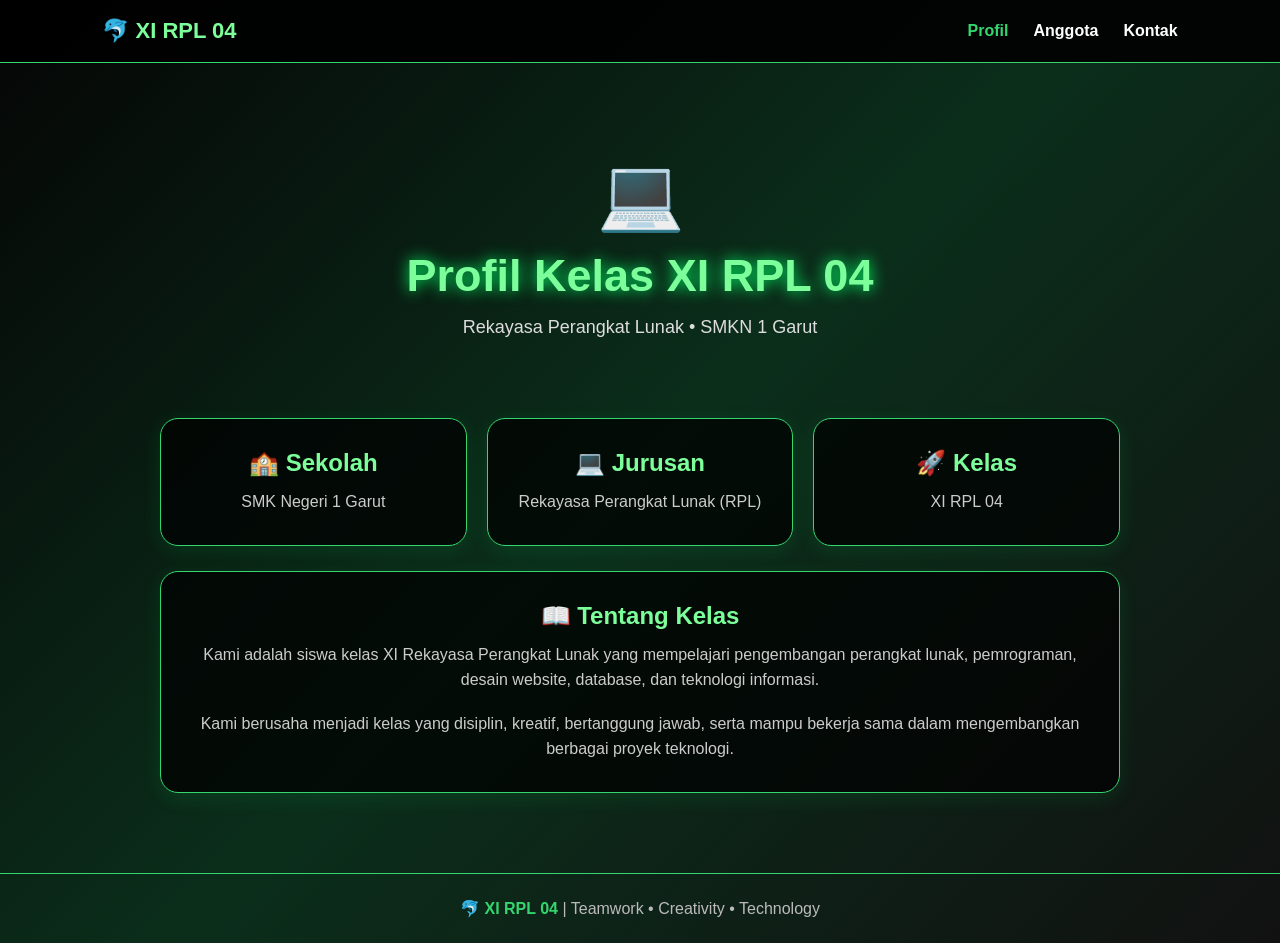
<file: index.html>
<!doctype html>
<html lang="id">
<head>
  <meta charset="UTF-8">
  <meta name="viewport" content="width=device-width, initial-scale=1.0">
  <title>Profil - XI RPL 04</title>

  <style>
    * {
      margin: 0;
      padding: 0;
      box-sizing: border-box;
      font-family: Arial, sans-serif;
    }

    body {
      background: linear-gradient(135deg, #050505, #0b2e1b, #111);
      min-height: 100vh;
      color: white;
    }

    nav {
      background: rgba(0, 0, 0, 0.9);
      padding: 18px 8%;
      display: flex;
      justify-content: space-between;
      align-items: center;
      position: sticky;
      top: 0;
      z-index: 10;
      border-bottom: 1px solid #35d66f;
    }

    .logo {
      color: #7cff9b;
      font-size: 22px;
      font-weight: bold;
    }

    nav ul {
      display: flex;
      list-style: none;
      gap: 25px;
    }

    nav a {
      color: white;
      text-decoration: none;
      font-weight: bold;
      transition: 0.3s;
    }

    nav a:hover,
    nav a.active {
      color: #35d66f;
    }

    .hero {
      text-align: center;
      padding: 90px 20px 60px;
    }

    .icon {
      font-size: 70px;
      margin-bottom: 15px;
    }

    h1 {
      font-size: 45px;
      color: #7cff9b;
      text-shadow: 0 0 15px #00ff66;
      margin-bottom: 15px;
    }

    .hero p {
      color: #ddd;
      font-size: 18px;
    }

    .content {
      max-width: 1000px;
      margin: auto;
      padding: 20px;
    }

    .cards {
      display: grid;
      grid-template-columns: repeat(3, 1fr);
      gap: 20px;
    }

    .card {
      background: rgba(0, 0, 0, 0.75);
      border: 1px solid #35d66f;
      border-radius: 18px;
      padding: 30px;
      text-align: center;
      transition: 0.3s;
      box-shadow: 0 5px 20px rgba(0, 255, 100, 0.1);
    }

    .card:hover {
      transform: translateY(-8px);
      box-shadow: 0 10px 30px rgba(0, 255, 100, 0.25);
    }

    .card h2 {
      color: #7cff9b;
      margin-bottom: 12px;
    }

    .card p {
      color: #ccc;
      line-height: 1.6;
    }

    footer {
      margin-top: 60px;
      padding: 25px;
      text-align: center;
      border-top: 1px solid #35d66f;
      color: #bbb;
    }

    footer span {
      color: #35d66f;
      font-weight: bold;
    }

    @media (max-width: 700px) {
      nav {
        flex-direction: column;
        gap: 15px;
      }

      nav ul {
        gap: 15px;
        flex-wrap: wrap;
        justify-content: center;
      }

      h1 {
        font-size: 32px;
      }

      .cards {
        grid-template-columns: 1fr;
      }
    }
  </style>
</head>

<body>

  <nav>
    <div class="logo">🐬 XI RPL 04</div>

    <ul>
      <li><a href="index.html" class="active">Profil</a></li>
      <li><a href="anggota.html">Anggota</a></li>
      <li><a href="kontak.html">Kontak</a></li>
    </ul>
  </nav>

  <section class="hero">
    <div class="icon">💻</div>
    <h1>Profil Kelas XI RPL 04</h1>
    <p>Rekayasa Perangkat Lunak • SMKN 1 Garut</p>
  </section>

  <section class="content">

    <div class="cards">

      <div class="card">
        <h2>🏫 Sekolah</h2>
        <p>
          SMK Negeri 1 Garut
        </p>
      </div>

      <div class="card">
        <h2>💻 Jurusan</h2>
        <p>
          Rekayasa Perangkat Lunak (RPL)
        </p>
      </div>

      <div class="card">
        <h2>🚀 Kelas</h2>
        <p>
          XI RPL 04
        </p>
      </div>

    </div>

    <div class="card" style="margin-top: 25px;">
      <h2>📖 Tentang Kelas</h2>

      <p>
        Kami adalah siswa kelas XI Rekayasa Perangkat Lunak yang
        mempelajari pengembangan perangkat lunak, pemrograman,
        desain website, database, dan teknologi informasi.
      </p>

      <br>

      <p>
        Kami berusaha menjadi kelas yang disiplin, kreatif,
        bertanggung jawab, serta mampu bekerja sama dalam
        mengembangkan berbagai proyek teknologi.
      </p>
    </div>

  </section>

  <footer>
    🐬 <span>XI RPL 04</span> | Teamwork • Creativity • Technology
  </footer>

</body>
</html>
</file>
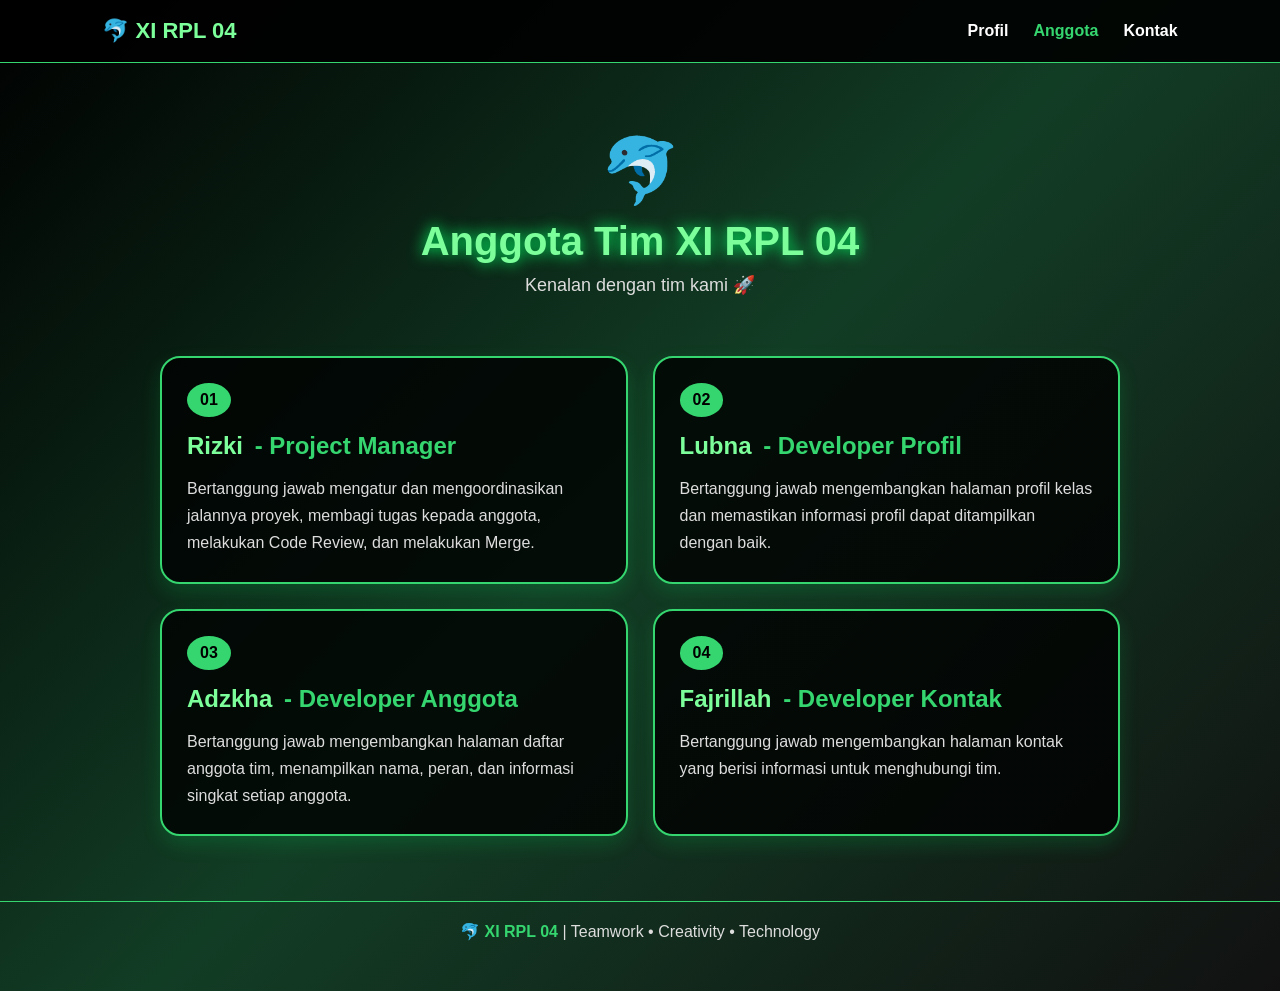
<file: anggota.html>
<!doctype html>
<html lang="id">
<head>
  <meta charset="UTF-8">
  <meta name="viewport" content="width=device-width, initial-scale=1.0">

  <title>Anggota - XI RPL 04</title>

  <style>
    * {
      margin: 0;
      padding: 0;
      box-sizing: border-box;
      font-family: Arial, sans-serif;
    }

    body {
      background: linear-gradient(135deg, #000000, #123d25, #111);
      min-height: 100vh;
      color: white;
      padding-bottom: 30px;
    }

    nav {
      background: rgba(0, 0, 0, 0.9);
      padding: 18px 8%;
      display: flex;
      justify-content: space-between;
      align-items: center;
      position: sticky;
      top: 0;
      z-index: 10;
      border-bottom: 1px solid #35d66f;
    }

    .logo {
      color: #7cff9b;
      font-size: 22px;
      font-weight: bold;
    }

    nav ul {
      display: flex;
      list-style: none;
      gap: 25px;
    }

    nav a {
      color: white;
      text-decoration: none;
      font-weight: bold;
      transition: 0.3s;
    }

    nav a:hover,
    nav a.active {
      color: #35d66f;
    }

    .header {
      text-align: center;
      padding: 70px 20px 40px;
    }

    .dolphin {
      font-size: 65px;
      animation: swim 2s infinite alternate;
      display: inline-block;
    }

    @keyframes swim {
      from {
        transform: translateX(-15px) rotate(-5deg);
      }

      to {
        transform: translateX(15px) rotate(5deg);
      }
    }

    h1 {
      font-size: 40px;
      margin-top: 10px;
      color: #7cff9b;
      text-shadow: 0 0 15px #00ff66;
    }

    .subtitle {
      margin-top: 10px;
      color: #ddd;
      font-size: 18px;
    }

    .anggota {
      max-width: 1000px;
      margin: auto;
      padding: 20px;
      display: grid;
      grid-template-columns: repeat(2, 1fr);
      gap: 25px;
    }

    .card {
      background: rgba(0, 0, 0, 0.8);
      border: 2px solid #35d66f;
      border-radius: 20px;
      padding: 25px;
      transition: 0.3s;
      box-shadow: 0 8px 20px rgba(0, 255, 100, 0.15);
    }

    .card:hover {
      transform: translateY(-10px);
      box-shadow: 0 15px 30px rgba(0, 255, 100, 0.35);
    }

    .nomor {
      display: inline-block;
      background: #35d66f;
      color: #000;
      font-weight: bold;
      padding: 8px 13px;
      border-radius: 50%;
      margin-bottom: 15px;
    }

    strong {
      font-size: 24px;
      color: #7cff9b;
    }

    .peran {
      color: #35d66f;
      font-weight: bold;
      margin-left: 5px;
    }

    .card p {
      margin-top: 15px;
      line-height: 1.7;
      color: #ddd;
    }

    footer {
      text-align: center;
      margin-top: 45px;
      padding: 20px;
      border-top: 1px solid #35d66f;
      color: #ddd;
    }

    footer span {
      color: #35d66f;
      font-weight: bold;
    }

    @media (max-width: 700px) {
      nav {
        flex-direction: column;
        gap: 15px;
      }

      nav ul {
        gap: 15px;
      }

      .anggota {
        grid-template-columns: 1fr;
      }

      h1 {
        font-size: 30px;
      }
    }
  </style>
</head>

<body>

  <nav>
    <div class="logo">🐬 XI RPL 04</div>

    <ul>
      <li><a href="index.html">Profil</a></li>
      <li><a href="anggota.html" class="active">Anggota</a></li>
      <li><a href="kontak.html">Kontak</a></li>
    </ul>
  </nav>

  <header class="header">
    <div class="dolphin">🐬</div>

    <h1>Anggota Tim XI RPL 04</h1>

    <p class="subtitle">
      Kenalan dengan tim kami 🚀
    </p>
  </header>

  <section class="anggota">

    <div class="card">
      <div class="nomor">01</div>

      <h2>
        <strong>Rizki</strong>
        <span class="peran">- Project Manager</span>
      </h2>

      <p>
        Bertanggung jawab mengatur dan mengoordinasikan jalannya proyek,
        membagi tugas kepada anggota, melakukan Code Review,
        dan melakukan Merge.
      </p>
    </div>

    <div class="card">
      <div class="nomor">02</div>

      <h2>
        <strong>Lubna</strong>
        <span class="peran">- Developer Profil</span>
      </h2>

      <p>
        Bertanggung jawab mengembangkan halaman profil kelas
        dan memastikan informasi profil dapat ditampilkan
        dengan baik.
      </p>
    </div>

    <div class="card">
      <div class="nomor">03</div>

      <h2>
        <strong>Adzkha</strong>
        <span class="peran">- Developer Anggota</span>
      </h2>

      <p>
        Bertanggung jawab mengembangkan halaman daftar anggota tim,
        menampilkan nama, peran, dan informasi singkat setiap anggota.
      </p>
    </div>

    <div class="card">
      <div class="nomor">04</div>

      <h2>
        <strong>Fajrillah</strong>
        <span class="peran">- Developer Kontak</span>
      </h2>

      <p>
        Bertanggung jawab mengembangkan halaman kontak yang berisi
        informasi untuk menghubungi tim.
      </p>
    </div>

  </section>

  <footer>
    🐬 <span>XI RPL 04</span> | Teamwork • Creativity • Technology
  </footer>

</body>
</html>
</file>
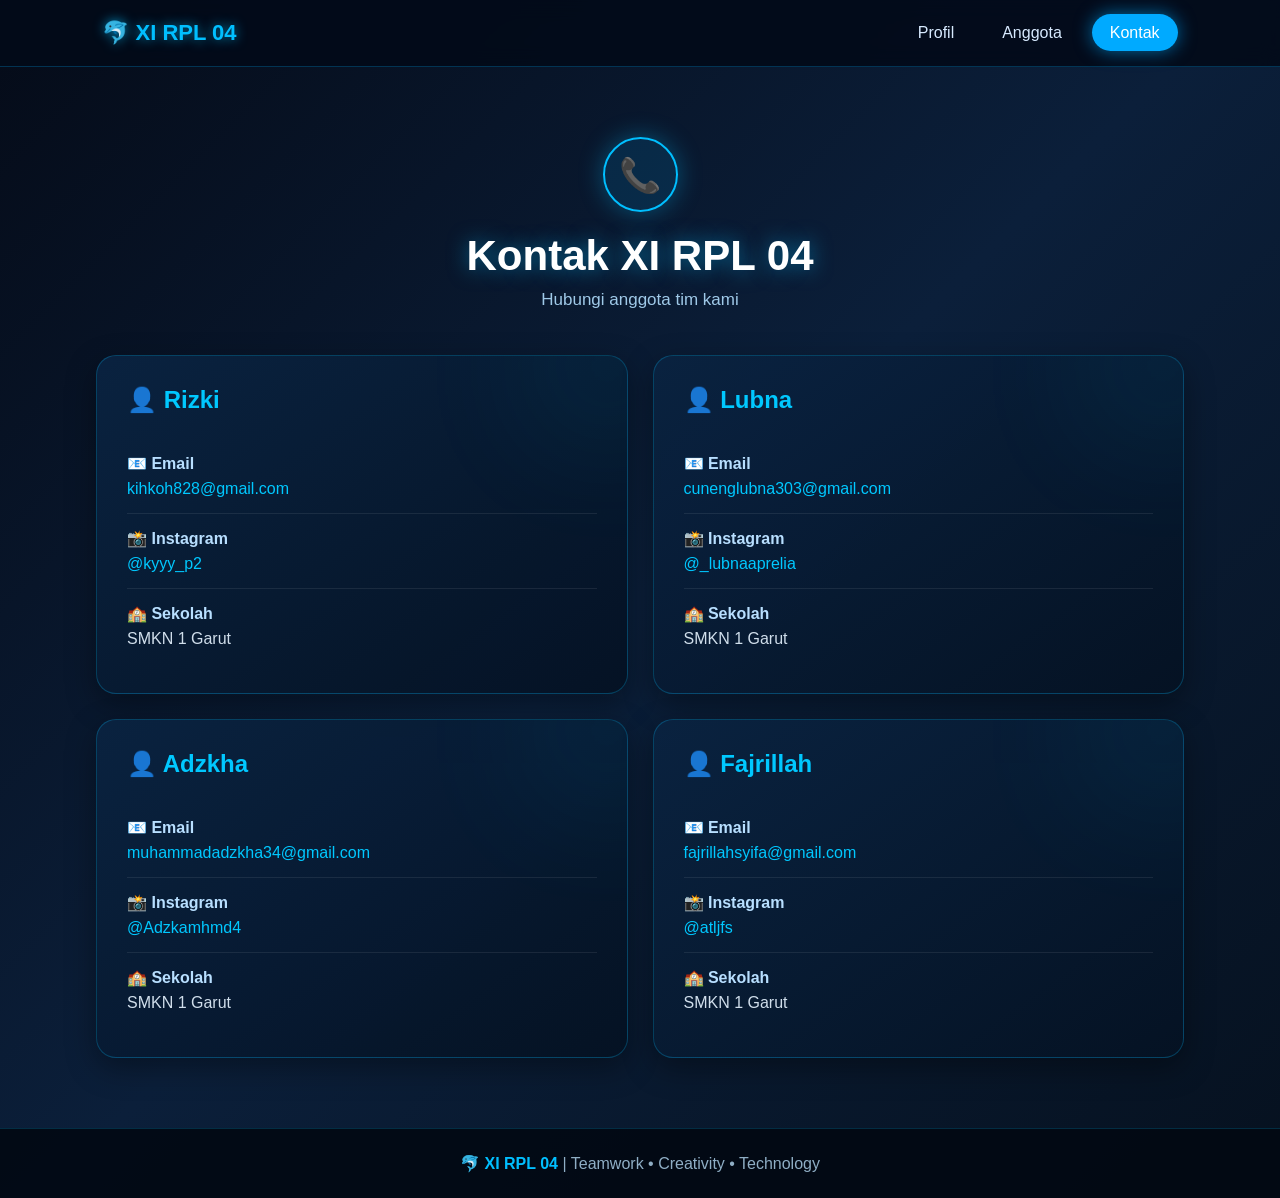
<file: kontak.html>
<!doctype html>
<html lang="id">
  <head>
    <meta charset="UTF-8" />
    <meta name="viewport" content="width=device-width, initial-scale=1.0" />

    <title>Kontak XI RPL 04</title>

    <style>
      * {
        margin: 0;
        padding: 0;
        box-sizing: border-box;
        font-family: Arial, sans-serif;
      }

      body {
        min-height: 100vh;
        background: linear-gradient(135deg, #050b18, #0b1f3a, #06111f);
        color: white;
      }

      /* NAVBAR */
      nav {
        width: 100%;
        padding: 20px 8%;
        display: flex;
        justify-content: space-between;
        align-items: center;
        background: rgba(3, 10, 25, 0.9);
        border-bottom: 1px solid rgba(0, 174, 255, 0.25);
        position: sticky;
        top: 0;
        z-index: 100;
        backdrop-filter: blur(10px);
      }

      .logo {
        font-size: 22px;
        font-weight: bold;
        color: #00bfff;
        text-shadow: 0 0 12px rgba(0, 191, 255, 0.7);
      }

      nav ul {
        display: flex;
        gap: 12px;
        list-style: none;
      }

      nav ul li a {
        color: #d8eaff;
        text-decoration: none;
        padding: 10px 18px;
        border-radius: 25px;
        transition: 0.3s;
      }

      nav ul li a:hover,
      nav ul li a.active {
        background: #00aaff;
        color: white;
        box-shadow: 0 0 18px rgba(0, 170, 255, 0.6);
      }

      /* HEADER */
      .header {
        text-align: center;
        padding: 70px 20px 45px;
      }

      .header-icon {
        width: 75px;
        height: 75px;
        margin: auto;
        display: flex;
        align-items: center;
        justify-content: center;
        font-size: 34px;
        border-radius: 50%;
        background: rgba(0, 174, 255, 0.12);
        border: 2px solid #00bfff;
        box-shadow: 0 0 25px rgba(0, 191, 255, 0.35);
      }

      .header h1 {
        margin-top: 20px;
        font-size: 42px;
        color: white;
        text-shadow: 0 0 20px rgba(0, 191, 255, 0.5);
      }

      .header p {
        margin-top: 10px;
        color: #9fc9e8;
        font-size: 17px;
      }

      /* CONTENT */
      .container {
        width: 85%;
        max-width: 1100px;
        margin: auto;
        padding-bottom: 70px;
      }

      .contact-grid {
        display: grid;
        grid-template-columns: repeat(2, 1fr);
        gap: 25px;
      }

      .contact-card {
        padding: 30px;
        border-radius: 20px;
        background: linear-gradient(145deg, rgba(10, 35, 65, 0.95), rgba(5, 18, 35, 0.95));
        border: 1px solid rgba(0, 191, 255, 0.25);
        box-shadow: 0 10px 30px rgba(0, 0, 0, 0.35);
        transition: 0.35s;
        position: relative;
        overflow: hidden;
      }

      .contact-card::before {
        content: "";
        position: absolute;
        width: 120px;
        height: 120px;
        background: #00bfff;
        filter: blur(70px);
        opacity: 0.12;
        top: -50px;
        right: -40px;
      }

      .contact-card:hover {
        transform: translateY(-8px);
        border-color: #00bfff;
        box-shadow: 0 15px 35px rgba(0, 174, 255, 0.2);
      }

      .contact-card h2 {
        color: #00c8ff;
        margin-bottom: 25px;
        font-size: 24px;
      }

      .contact-item {
        padding: 15px 0;
        border-bottom: 1px solid rgba(255, 255, 255, 0.08);
      }

      .contact-item:last-child {
        border-bottom: none;
      }

      .contact-item strong {
        display: block;
        margin-bottom: 7px;
        color: #b8dfff;
      }

      .contact-item a {
        color: #00c8ff;
        text-decoration: none;
        word-break: break-word;
        transition: 0.3s;
      }

      .contact-item a:hover {
        color: white;
        text-shadow: 0 0 10px #00bfff;
      }

      .contact-item p {
        color: #d0deeb;
      }

      /* FOOTER */
      footer {
        text-align: center;
        padding: 25px;
        color: #8faec5;
        background: rgba(2, 8, 18, 0.9);
        border-top: 1px solid rgba(0, 191, 255, 0.2);
      }

      footer span {
        color: #00bfff;
        font-weight: bold;
      }

      /* RESPONSIVE */
      @media (max-width: 700px) {
        nav {
          padding: 15px 5%;
          flex-direction: column;
          gap: 15px;
        }

        nav ul {
          gap: 5px;
        }

        nav ul li a {
          padding: 8px 12px;
          font-size: 14px;
        }

        .header {
          padding-top: 45px;
        }

        .header h1 {
          font-size: 30px;
        }

        .container {
          width: 92%;
        }

        .contact-grid {
          grid-template-columns: 1fr;
        }

        .contact-card {
          padding: 25px;
        }
      }
    </style>
  </head>

  <body>
    <nav>
      <div class="logo">🐬 XI RPL 04</div>

      <ul>
        <li><a href="index.html">Profil</a></li>
        <li><a href="anggota.html">Anggota</a></li>
        <li><a href="kontak.html" class="active">Kontak</a></li>
      </ul>
    </nav>

    <header class="header">
      <div class="header-icon">📞</div>

      <h1>Kontak XI RPL 04</h1>

      <p>Hubungi anggota tim kami</p>
    </header>

    <div class="container">
      <div class="contact-grid">
        <div class="contact-card">
          <h2>👤 Rizki</h2>

          <div class="contact-item">
            <strong>📧 Email</strong>
            <a href="mailto:kihkoh828@gmail.com"> kihkoh828@gmail.com </a>
          </div>

          <div class="contact-item">
            <strong>📸 Instagram</strong>
            <a href="#">@kyyy_p2</a>
          </div>

          <div class="contact-item">
            <strong>🏫 Sekolah</strong>
            <p>SMKN 1 Garut</p>
          </div>
        </div>

        <div class="contact-card">
          <h2>👤 Lubna</h2>

          <div class="contact-item">
            <strong>📧 Email</strong>
            <a href="mailto:cunenglubna303@gmail.com"> cunenglubna303@gmail.com </a>
          </div>

          <div class="contact-item">
            <strong>📸 Instagram</strong>
            <a href="#">@_lubnaaprelia</a>
          </div>

          <div class="contact-item">
            <strong>🏫 Sekolah</strong>
            <p>SMKN 1 Garut</p>
          </div>
        </div>

        <div class="contact-card">
          <h2>👤 Adzkha</h2>

          <div class="contact-item">
            <strong>📧 Email</strong>
            <a href="mailto:muhammadadzkha34@gmail.com"> muhammadadzkha34@gmail.com </a>
          </div>

          <div class="contact-item">
            <strong>📸 Instagram</strong>
            <a href="#">@Adzkamhmd4</a>
          </div>

          <div class="contact-item">
            <strong>🏫 Sekolah</strong>
            <p>SMKN 1 Garut</p>
          </div>
        </div>

        <div class="contact-card">
          <h2>👤 Fajrillah</h2>

          <div class="contact-item">
            <strong>📧 Email</strong>
            <a href="mailto:fajrillahsyifa@gmail.com"> fajrillahsyifa@gmail.com </a>
          </div>

          <div class="contact-item">
            <strong>📸 Instagram</strong>
            <a href="#">@atljfs</a>
          </div>

          <div class="contact-item">
            <strong>🏫 Sekolah</strong>
            <p>SMKN 1 Garut</p>
          </div>
        </div>
      </div>
    </div>

    <footer>🐬 <span>XI RPL 04</span> | Teamwork • Creativity • Technology</footer>
  </body>
</html>
</file>
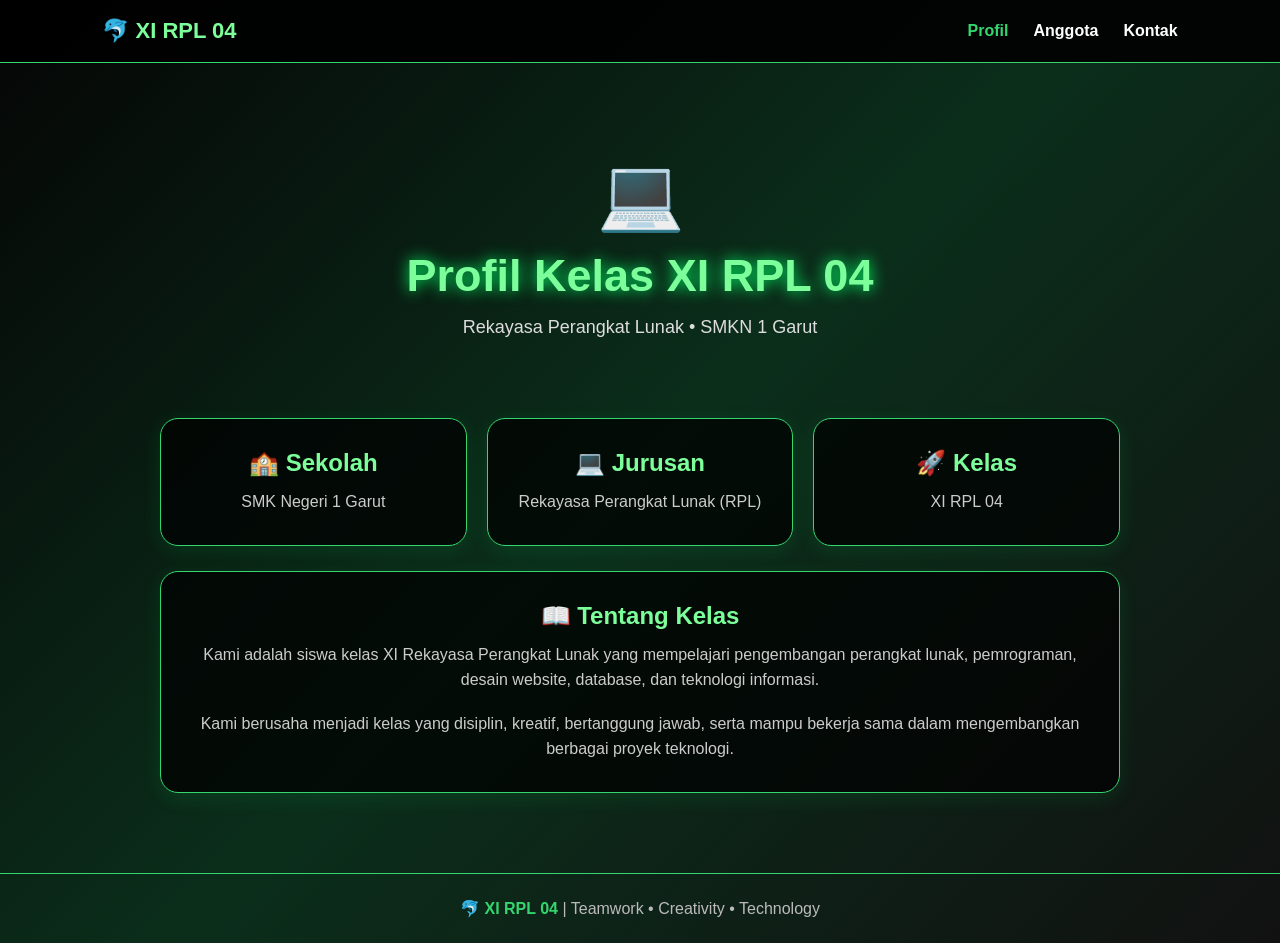
<file: profil.html>
<!doctype html>
<html lang="id">
<head>
  <meta charset="UTF-8">
  <meta name="viewport" content="width=device-width, initial-scale=1.0">
  <title>Profil - XI RPL 04</title>

  <style>
    * {
      margin: 0;
      padding: 0;
      box-sizing: border-box;
      font-family: Arial, sans-serif;
    }

    body {
      background: linear-gradient(135deg, #050505, #0b2e1b, #111);
      min-height: 100vh;
      color: white;
    }

    nav {
      background: rgba(0, 0, 0, 0.9);
      padding: 18px 8%;
      display: flex;
      justify-content: space-between;
      align-items: center;
      position: sticky;
      top: 0;
      z-index: 10;
      border-bottom: 1px solid #35d66f;
    }

    .logo {
      color: #7cff9b;
      font-size: 22px;
      font-weight: bold;
    }

    nav ul {
      display: flex;
      list-style: none;
      gap: 25px;
    }

    nav a {
      color: white;
      text-decoration: none;
      font-weight: bold;
      transition: 0.3s;
    }

    nav a:hover,
    nav a.active {
      color: #35d66f;
    }

    .hero {
      text-align: center;
      padding: 90px 20px 60px;
    }

    .icon {
      font-size: 70px;
      margin-bottom: 15px;
    }

    h1 {
      font-size: 45px;
      color: #7cff9b;
      text-shadow: 0 0 15px #00ff66;
      margin-bottom: 15px;
    }

    .hero p {
      color: #ddd;
      font-size: 18px;
    }

    .content {
      max-width: 1000px;
      margin: auto;
      padding: 20px;
    }

    .cards {
      display: grid;
      grid-template-columns: repeat(3, 1fr);
      gap: 20px;
    }

    .card {
      background: rgba(0, 0, 0, 0.75);
      border: 1px solid #35d66f;
      border-radius: 18px;
      padding: 30px;
      text-align: center;
      transition: 0.3s;
      box-shadow: 0 5px 20px rgba(0, 255, 100, 0.1);
    }

    .card:hover {
      transform: translateY(-8px);
      box-shadow: 0 10px 30px rgba(0, 255, 100, 0.25);
    }

    .card h2 {
      color: #7cff9b;
      margin-bottom: 12px;
    }

    .card p {
      color: #ccc;
      line-height: 1.6;
    }

    footer {
      margin-top: 60px;
      padding: 25px;
      text-align: center;
      border-top: 1px solid #35d66f;
      color: #bbb;
    }

    footer span {
      color: #35d66f;
      font-weight: bold;
    }

    @media (max-width: 700px) {
      nav {
        flex-direction: column;
        gap: 15px;
      }

      nav ul {
        gap: 15px;
        flex-wrap: wrap;
        justify-content: center;
      }

      h1 {
        font-size: 32px;
      }

      .cards {
        grid-template-columns: 1fr;
      }
    }
  </style>
</head>

<body>

  <nav>
    <div class="logo">🐬 XI RPL 04</div>

    <ul>
      <li><a href="profil.html" class="active">Profil</a></li>
      <li><a href="anggota.html">Anggota</a></li>
      <li><a href="kontak.html">Kontak</a></li>
    </ul>
  </nav>

  <section class="hero">
    <div class="icon">💻</div>
    <h1>Profil Kelas XI RPL 04</h1>
    <p>Rekayasa Perangkat Lunak • SMKN 1 Garut</p>
  </section>

  <section class="content">

    <div class="cards">

      <div class="card">
        <h2>🏫 Sekolah</h2>
        <p>
          SMK Negeri 1 Garut
        </p>
      </div>

      <div class="card">
        <h2>💻 Jurusan</h2>
        <p>
          Rekayasa Perangkat Lunak (RPL)
        </p>
      </div>

      <div class="card">
        <h2>🚀 Kelas</h2>
        <p>
          XI RPL 04
        </p>
      </div>

    </div>

    <div class="card" style="margin-top: 25px;">
      <h2>📖 Tentang Kelas</h2>

      <p>
        Kami adalah siswa kelas XI Rekayasa Perangkat Lunak yang
        mempelajari pengembangan perangkat lunak, pemrograman,
        desain website, database, dan teknologi informasi.
      </p>

      <br>

      <p>
        Kami berusaha menjadi kelas yang disiplin, kreatif,
        bertanggung jawab, serta mampu bekerja sama dalam
        mengembangkan berbagai proyek teknologi.
      </p>
    </div>

  </section>

  <footer>
    🐬 <span>XI RPL 04</span> | Teamwork • Creativity • Technology
  </footer>

</body>
</html>
</file>
